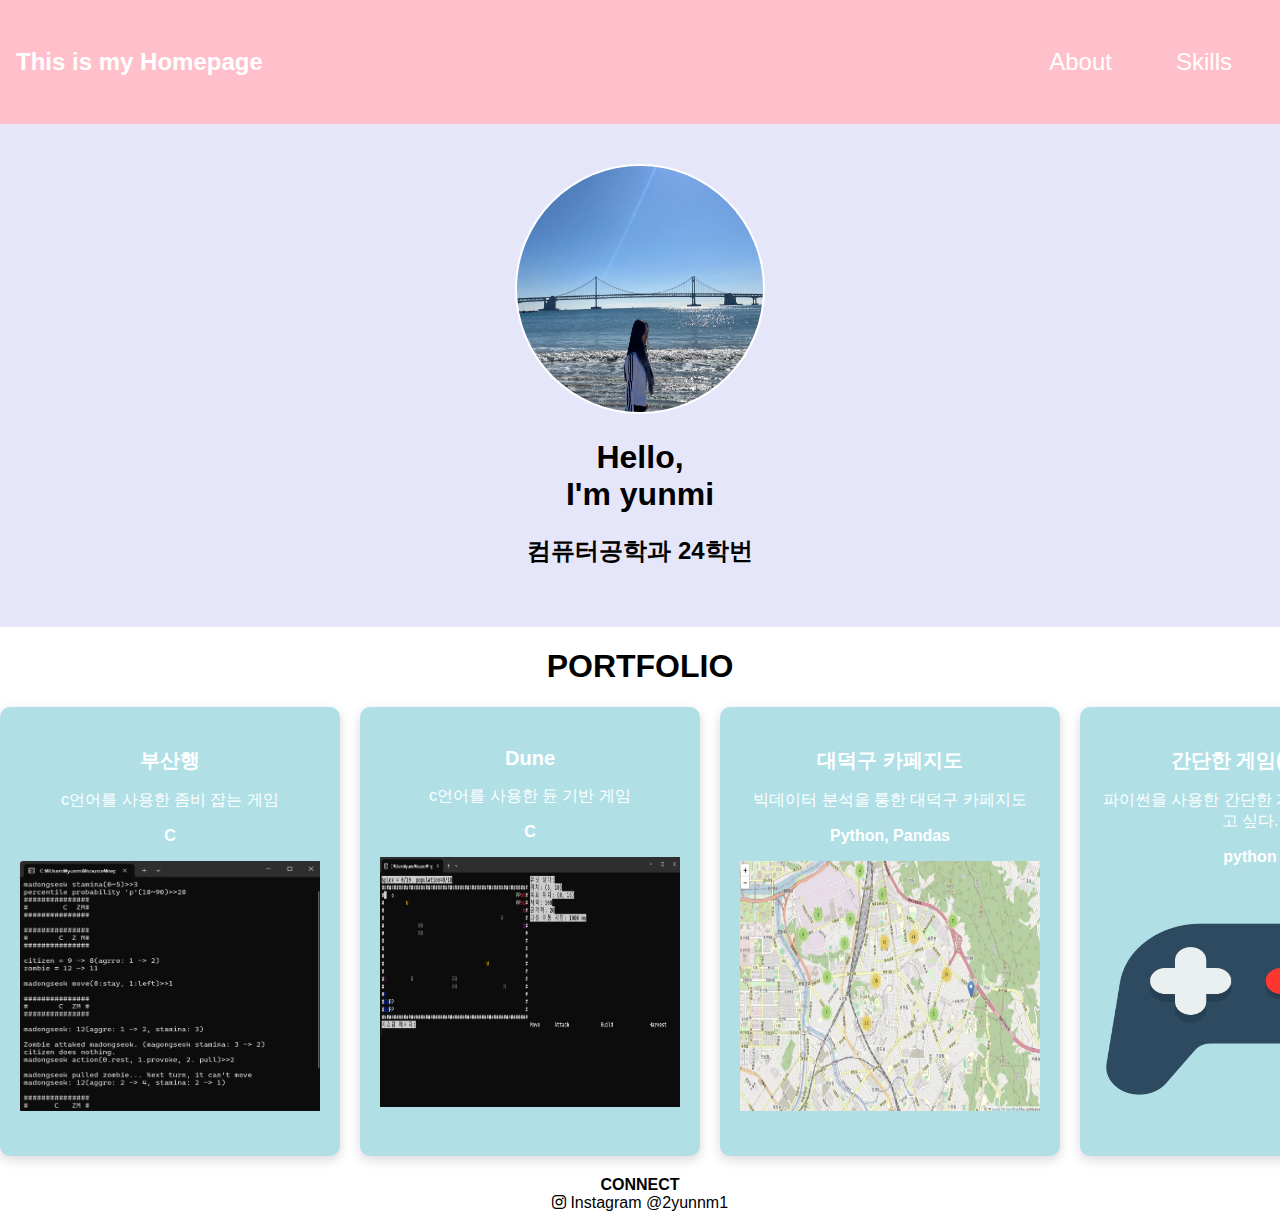
<file: index.html>
<!DOCTYPE html>
<html lang="en">
<head>
  <meta charset="UTF-8">
  <meta name="viewport" content="width=device-width, initial-scale=1.0">
  <title>Profile</title>
  <link rel = "icon" href = "images/favicon.png">
  <link rel="stylesheet" href="css/style.css">
<link
  rel="stylesheet"
  href="https://cdnjs.cloudflare.com/ajax/libs/font-awesome/6.5.0/css/all.min.css"
/>

</head>
<body>
  <nav id="navbar">
    <div class="navbar__logo">
      <a href="#">This is my Homepage</a>
    </div>
    <ul class="navbar__menu">
      <li class="navbar__menu__item"><button id="aboutBtn">About</button></li>
      <li class="navbar__menu__item"><button id ="skillsBtn">Skills</button></li>
    </ul>
  </nav>
  <!--home-->
  <section id = "home">
    <img src = "images/myimage.jpg" alt = "mypicture" class = "home__avatar"/>
    <h1 class="home__title">Hello, <br />I'm yunmi</h1>
    <h2 class="home__description">컴퓨터공학과 24학번</h2>
  </section>

  <section id="portfolio">
    <h1>PORTFOLIO</h1>
    <div class="container">
    <div class="card busan">
      <h3>부산행</h3>
      <p>c언어를 사용한 좀비 잡는 게임</p>
      <ul>
        <li class="bold">C</li>
      </ul>
      <img src = "images/busan.png" alt = "busan" class = "projectimg"/>
    </div>
     <div class="card dune">
      <h3>Dune</h3>
      <p>c언어를 사용한 듄 기반 게임</p>
      <ul>
        <li class="bold">C</li>
      </ul>
      <img src = "images/dune.png" alt = "dune" class = "projectimg"/>
    </div>

    <div class="card map">
      <h3>대덕구 카페지도</h3>
      <p>빅데이터 분석을 통한 대덕구 카페지도</p>
      <ul>
        <li class="bold">Python, Pandas</li>
      </ul>
      <img src = "images/map.png" alt = "map" class = "projectimg"/>
    </div>

    <div class="card game">
      <h3>간단한 게임(예정)</h3>
      <p>파이썬을 사용한 간단한 게임을 만들어 보고 싶다.</p>
      <ul>
        <li class="bold">python</li>
      </ul>
      <img src = "images/game.png" alt = "game" class = "projectimg"/>
    </div>

    <div class="card algorithm">
      <h3>알고리즘(예정)</h3>
      <p>c언어와 파이썬으로 알고리즘 문제들을 풀어보고싶다.</p>
      <ul>
        <li class="bold">C, Python</li>
      </ul>
      <img src = "images/algorith.png" alt = "algorithm" class = "projectimg"/>
    </div>
  </div>
  </section>


  <section id = "connect">
    <div class="connect__title">CONNECT</div>
    <div class="connect__description">
      <i class="fa-brands fa-instagram"></i>
      Instagram @2yunnm1
    </div>
  </section>

  <script src="js/index.js"></script>
</body>
</html>
</file>
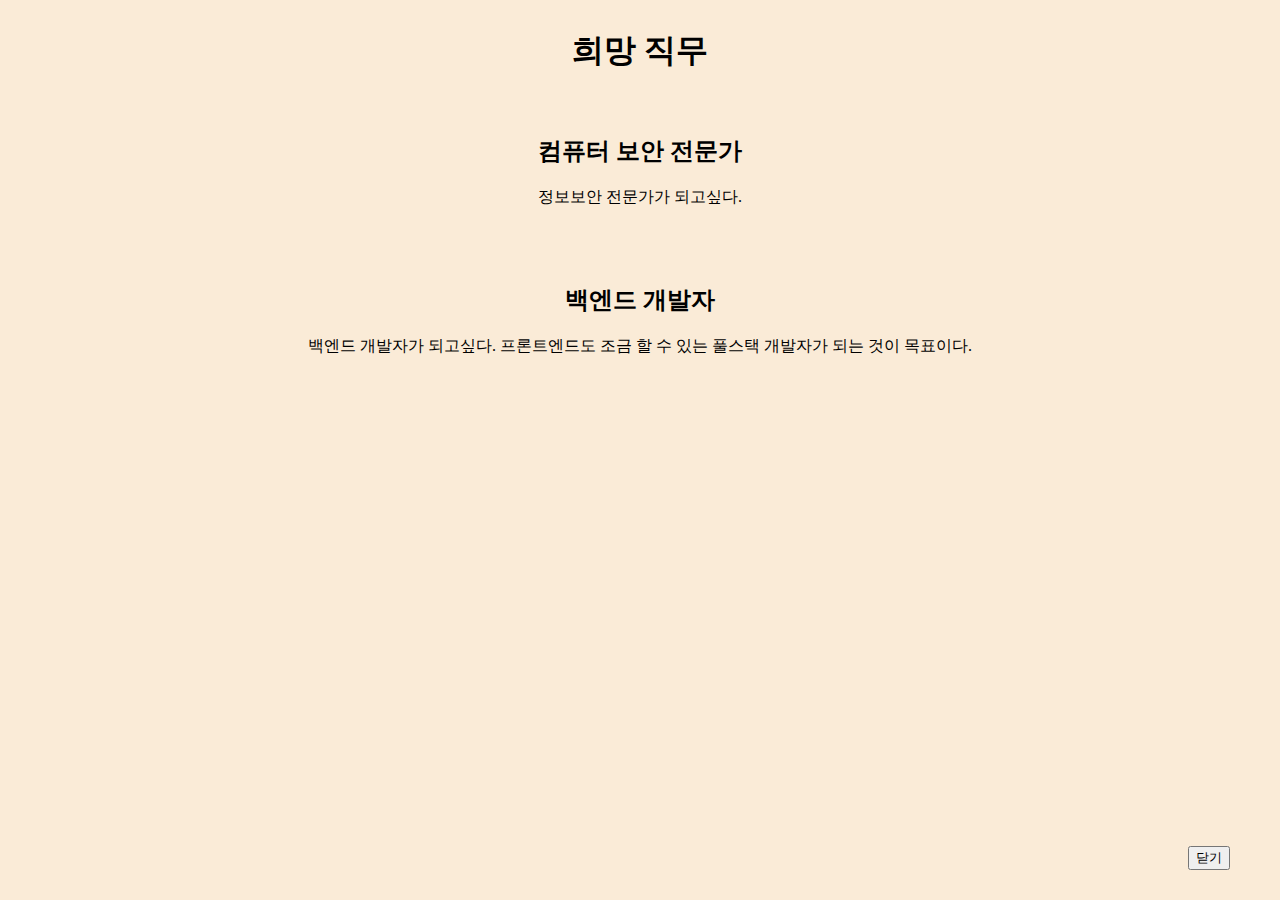
<file: about.html>
<!DOCTYPE html>
<html lang="en">
<head>
  <meta charset="UTF-8">
  <meta name="viewport" content="width=device-width, initial-scale=1.0">
  <title>자기소개</title>
  <style>
    body{
      display: flex;
      flex-direction: column;
      justify-content: center;
      align-items: center;
      background-color: antiquewhite;
    }
    section {
      width: 100%;         
      text-align: center;  
      margin: 20px 0;    
    }
 
    h1 {
      justify-content: center;
      color: #000;
    }    
    button {
      position:fixed;
      right:50px;
      bottom:30px;
    }
  </style>
</head>
<body>
  <h1>희망 직무</h1>
  <section>
    <h2>컴퓨터 보안 전문가</h2>
    <p>정보보안 전문가가 되고싶다.</p>
  </section>
  <section>
    <h2>백엔드 개발자</h2>
    <p>백엔드 개발자가 되고싶다. 프론트엔드도 조금 할 수 있는 풀스택 개발자가 되는 것이 목표이다.</p>
  </section>
  <button onclick="window.close()">닫기</button>
</body>
</html>
</file>
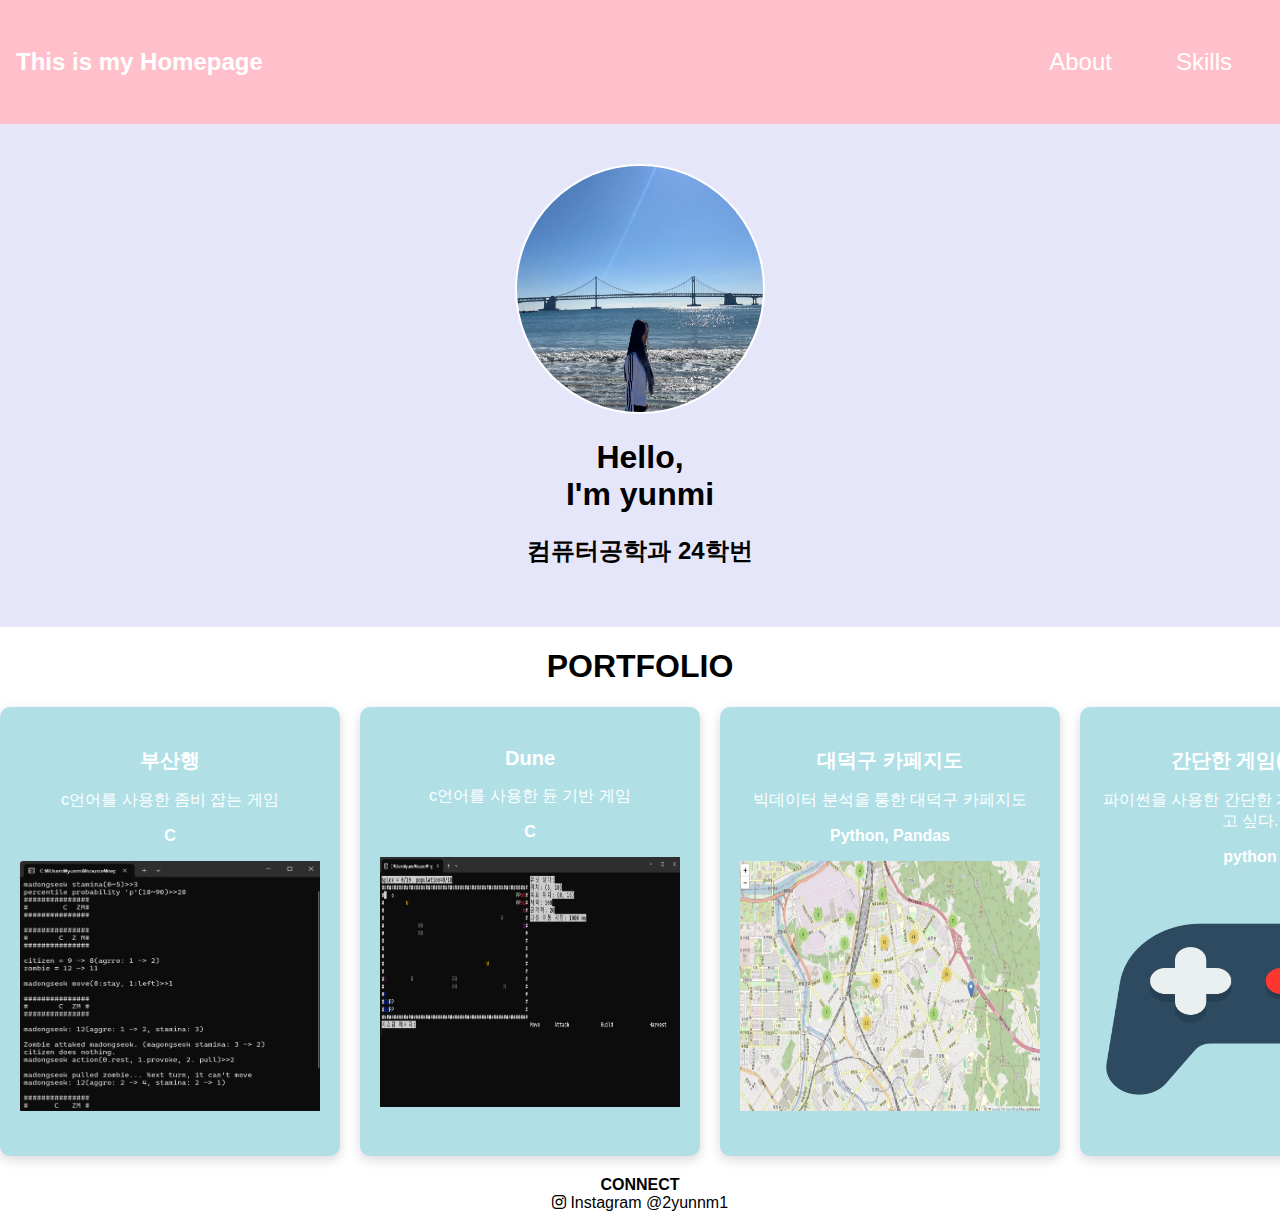
<file: main.html>
<!DOCTYPE html>
<html lang="en">
<head>
  <meta charset="UTF-8">
  <meta name="viewport" content="width=device-width, initial-scale=1.0">
  <title>Profile</title>
  <link rel = "icon" href = "images/favicon.png">
  <link rel="stylesheet" href="css/style.css">
<link
  rel="stylesheet"
  href="https://cdnjs.cloudflare.com/ajax/libs/font-awesome/6.5.0/css/all.min.css"
/>

</head>
<body>
  <nav id="navbar">
    <div class="navbar__logo">
      <a href="#">This is my Homepage</a>
    </div>
    <ul class="navbar__menu">
      <li class="navbar__menu__item"><button id="aboutBtn">About</button></li>
      <li class="navbar__menu__item"><button id ="skillsBtn">Skills</button></li>
    </ul>
  </nav>
  <!--home-->
  <section id = "home">
    <img src = "images/myimage.jpg" alt = "mypicture" class = "home__avatar"/>
    <h1 class="home__title">Hello, <br />I'm yunmi</h1>
    <h2 class="home__description">컴퓨터공학과 24학번</h2>
  </section>

  <section id="portfolio">
    <h1>PORTFOLIO</h1>
    <div class="container">
    <div class="card busan">
      <h3>부산행</h3>
      <p>c언어를 사용한 좀비 잡는 게임</p>
      <ul>
        <li class="bold">C</li>
      </ul>
      <img src = "images/busan.png" alt = "busan" class = "projectimg"/>
    </div>
     <div class="card dune">
      <h3>Dune</h3>
      <p>c언어를 사용한 듄 기반 게임</p>
      <ul>
        <li class="bold">C</li>
      </ul>
      <img src = "images/dune.png" alt = "dune" class = "projectimg"/>
    </div>

    <div class="card map">
      <h3>대덕구 카페지도</h3>
      <p>빅데이터 분석을 통한 대덕구 카페지도</p>
      <ul>
        <li class="bold">Python, Pandas</li>
      </ul>
      <img src = "images/map.png" alt = "map" class = "projectimg"/>
    </div>

    <div class="card game">
      <h3>간단한 게임(예정)</h3>
      <p>파이썬을 사용한 간단한 게임을 만들어 보고 싶다.</p>
      <ul>
        <li class="bold">python</li>
      </ul>
      <img src = "images/game.png" alt = "game" class = "projectimg"/>
    </div>

    <div class="card algorithm">
      <h3>알고리즘(예정)</h3>
      <p>c언어와 파이썬으로 알고리즘 문제들을 풀어보고싶다.</p>
      <ul>
        <li class="bold">C, Python</li>
      </ul>
      <img src = "images/algorith.png" alt = "algorithm" class = "projectimg"/>
    </div>
  </div>
  </section>


  <section id = "connect">
    <div class="connect__title">CONNECT</div>
    <div class="connect__description">
      <i class="fa-brands fa-instagram"></i>
      Instagram @2yunnm1
    </div>
  </section>

  <script src="js/main.js"></script>
</body>
</html>
</file>
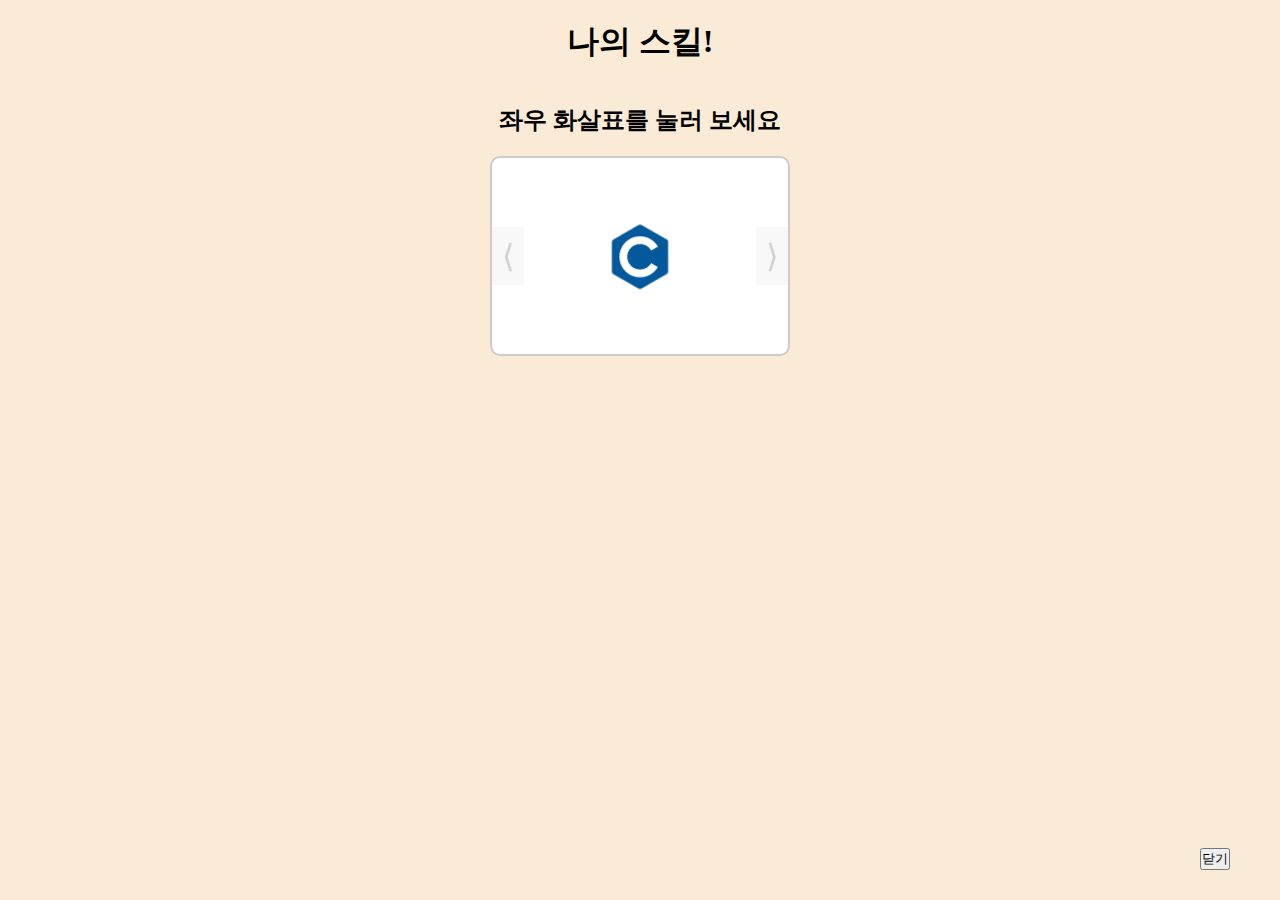
<file: skills.html>
<!DOCTYPE html>
<html lang="en">
<head>
  <meta charset="UTF-8">
  <meta name="viewport" content="width=device-width, initial-scale=1.0">
  <title>나의 능력</title>
  <link rel = "stylesheet" href = "css/skills.css">
  <style>
    body{
      display: flex;
      flex-direction: column;
      justify-content: center;
      align-items: center;
      background-color: antiquewhite;
    }
    h1 {
      padding: 20px;
      color: #000;
    }  
    h2{
      padding: 20px;
    }
    button {
    position:fixed;
    right:50px;
    bottom:30px;
    }
  </style>
</head>
<body>
   <h1>나의 스킬!</h1>
   <h2>좌우 화살표를 눌러 보세요</h2>

   <div id = "container">
    <div class ="arrow" id = "left">&lang;</div>
    <div class ="arrow" id = "right">&rang;</div>
  </div>

  <button onclick="window.close()">닫기</button>
<script src = "js/skills.js"></script>
</body>
</html>
</file>
<file: css/style.css>
* {
  box-sizing: border-box;
}

body {
  margin: 0px;
  font-family: "open Sans", sans-serif;
  cursor: default;
}
a {
  font-size: 1.5em;
  font-weight: bold;
  text-decoration: none;
  color: white;
}
ul {
  list-style: none;
  padding-left: 0px;
}
#navbar {
  display: flex;
  justify-content: space-between;
  background-color: pink;
  align-items: center;
  padding: 16px;
}

.navbar__menu {
  display: flex;
}

.navbar__menu__item {
  font-size: 1.5em;
  font-weight: bold;
  padding: 8px 12px;
  margin: 0px 4px;
  color: white;
  cursor: pointer;
}

.navbar__menu__item:hover {
  background-color: rgb(247, 101, 125);
  border-radius: 5px;
}

#aboutBtn {
  background: none;
  border: none;
  color: white;
  font-size: inherit;
  cursor: pointer;
  padding: 8px 12px;
  margin: 0px 4px;
}

#aboutBtn:hover {
  background-color: rgb(247, 101, 125);
  border-radius: 5px;
}

#skillsBtn {
  background: none;
  border: none;
  color: white;
  font-size: inherit;
  cursor: pointer;
  padding: 8px 12px;
  margin: 0px 4px;
}

#skillsBtn:hover {
  background-color: rgb(247, 101, 125);
  border-radius: 5px;
}

#home {
  background-color: #E6E6FA;
  padding: 40px;
  text-align: center;
}
.home__avatar {
  width: 250px;
  height: 250px;
  border-radius: 50%;
  border: 2px solid white;
}
#portfolio{
  text-align: center;
}
.container {
  display: flex;
  gap: 20px;
}

.card {
  flex: 1;
  background: white;
  border-radius: 10px;
  padding: 20px;
  color: white;
  box-shadow: 0 4px 12px rgba(0,0,0,0.15);
  text-align: center;
 }

.busan    { background-color: #b0e0e6; }
.dune       { background-color: #b0e0e6; }
.map       { background-color: #b0e0e6; }
.game       { background-color: #b0e0e6; }
.algorithm        { background-color: #b0e0e6; }

h3 {
  margin-bottom: 15px;
  font-size: 20px;
  font-weight: bold;
  }

li {
  margin-bottom: 8px;
  font-weight: 500;
}

.bold {
  font-weight: bold;
}
#connect{
  padding: 20px;
  text-align: center;
}
.connect__title{
  font-weight: bold;
}
.projectimg{
  width: 300px;
  height: 250px;
}
</file>
<file: css/skills.css>
* {
  margin:0;
  padding:0;
  box-sizing: border-box;
}

#container{
  position:relative;
  width: 300px;;
  height: 200px;;
  border:2px solid #ccc;
  display: flex;
  justify-content: space-between;
  background-color: white;
  align-items: center;   
  background-position: center;
  background-repeat: no-repeat;
  background-size: contain; /* 이미지가 컨테이너에 맞게 조정 */
  border-radius: 10px;     
}

.arrow {
  z-index:100;
  font-size:2em;
  padding:10px;
  background:#ddd;
  color:#222;
  opacity:0.2;
}

.arrow:hover {
  opacity:1;
}
</file>
